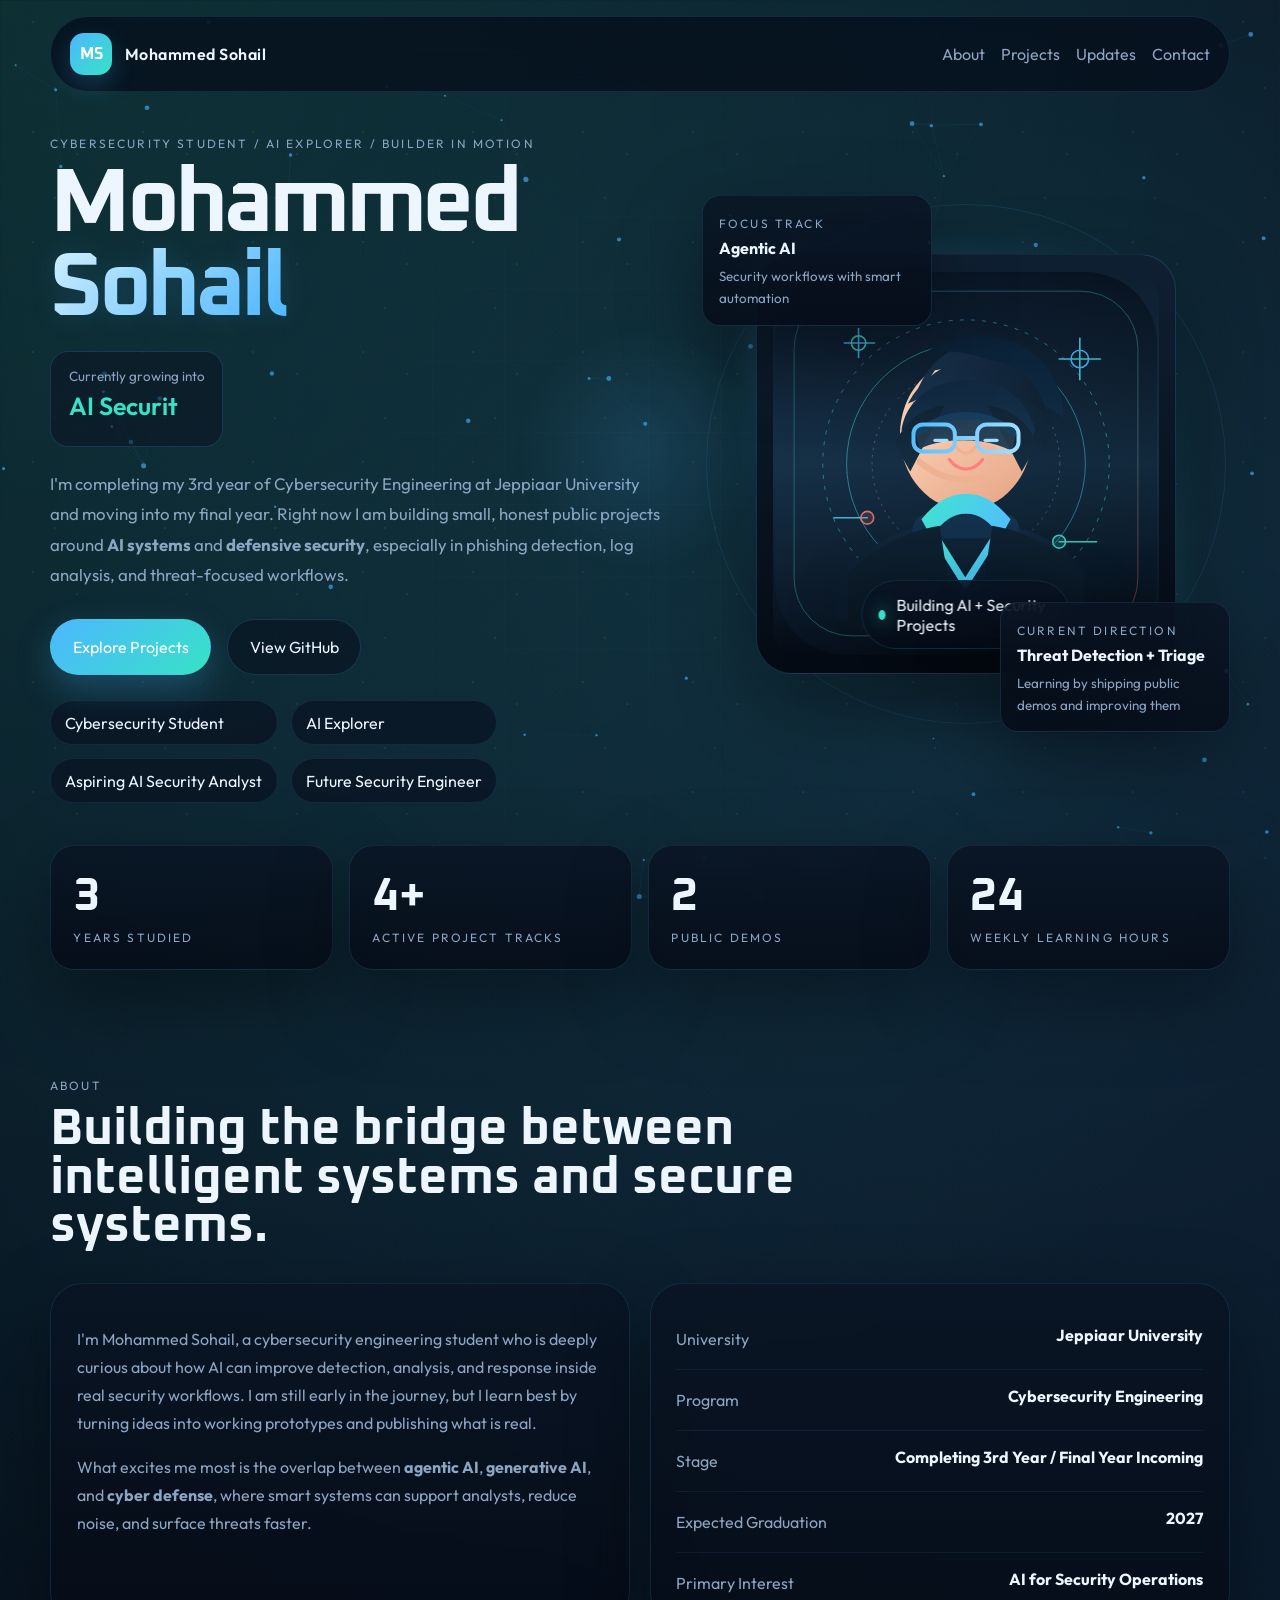
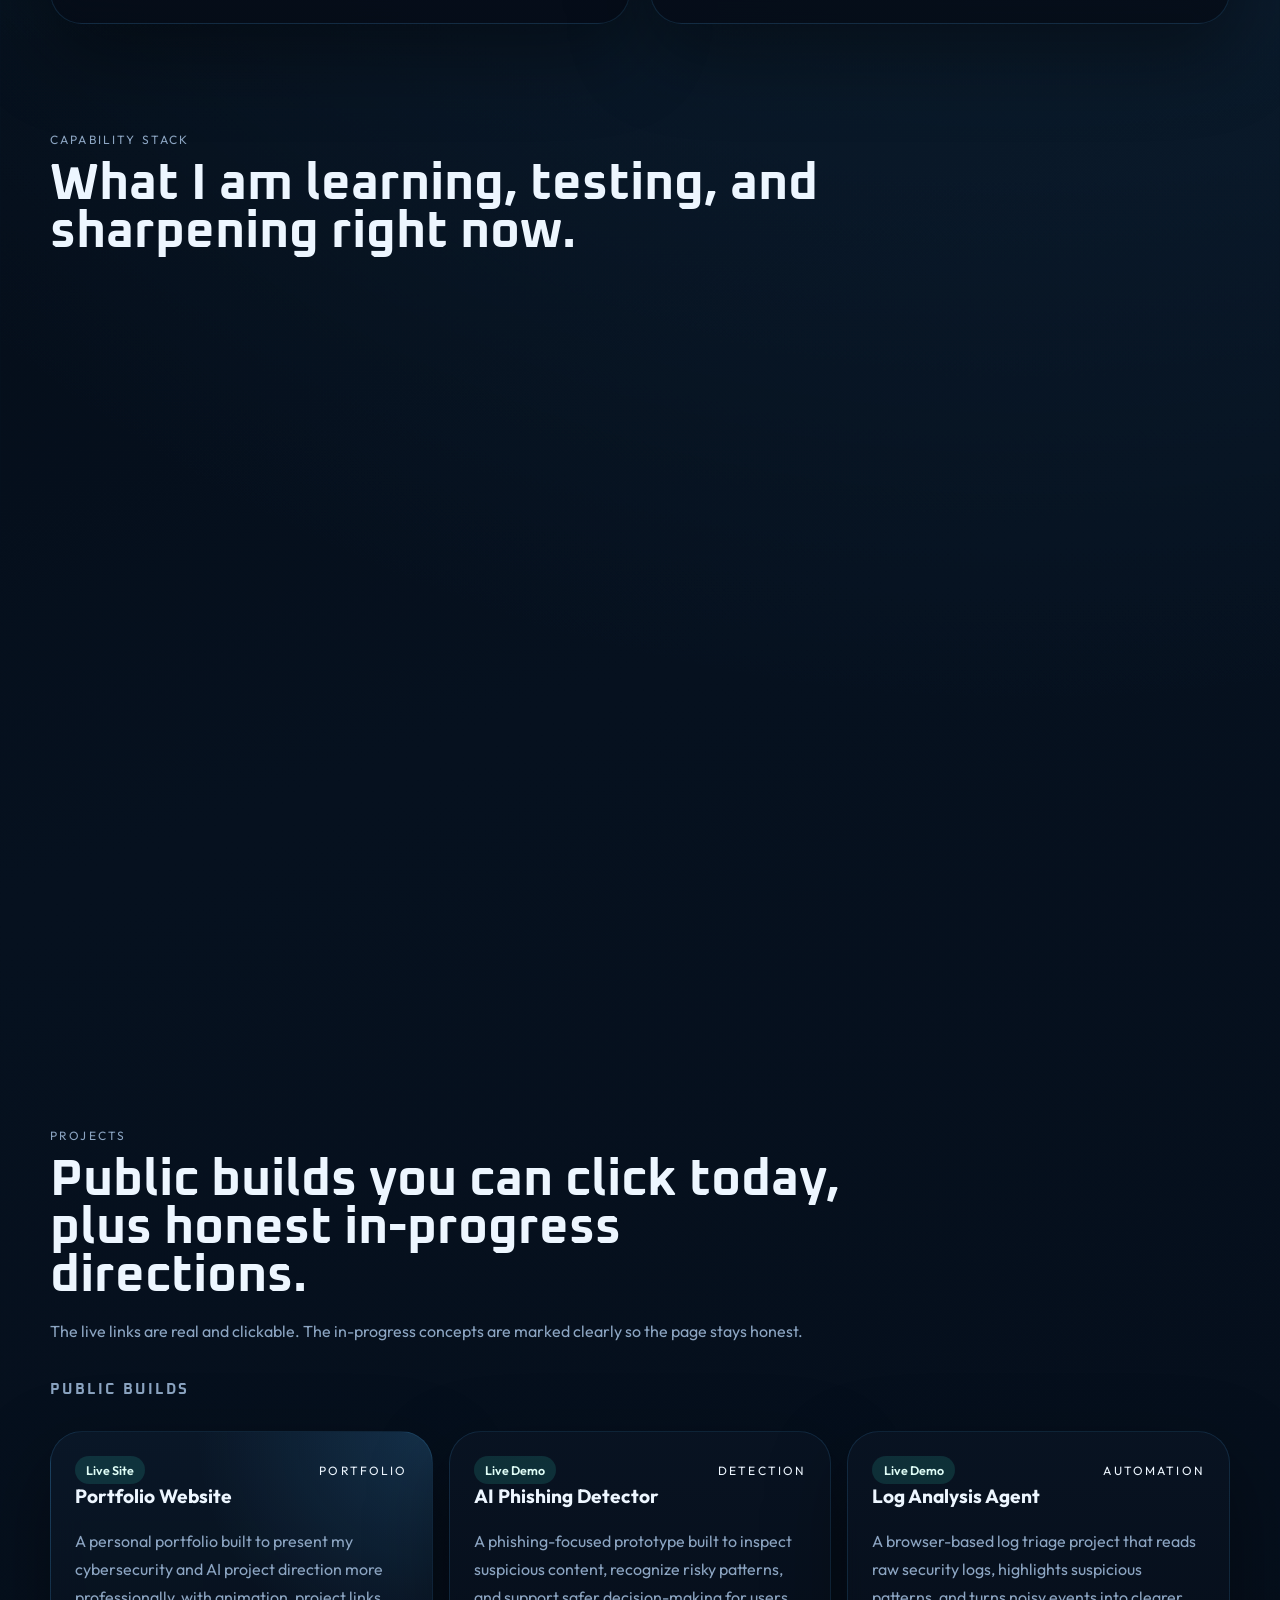
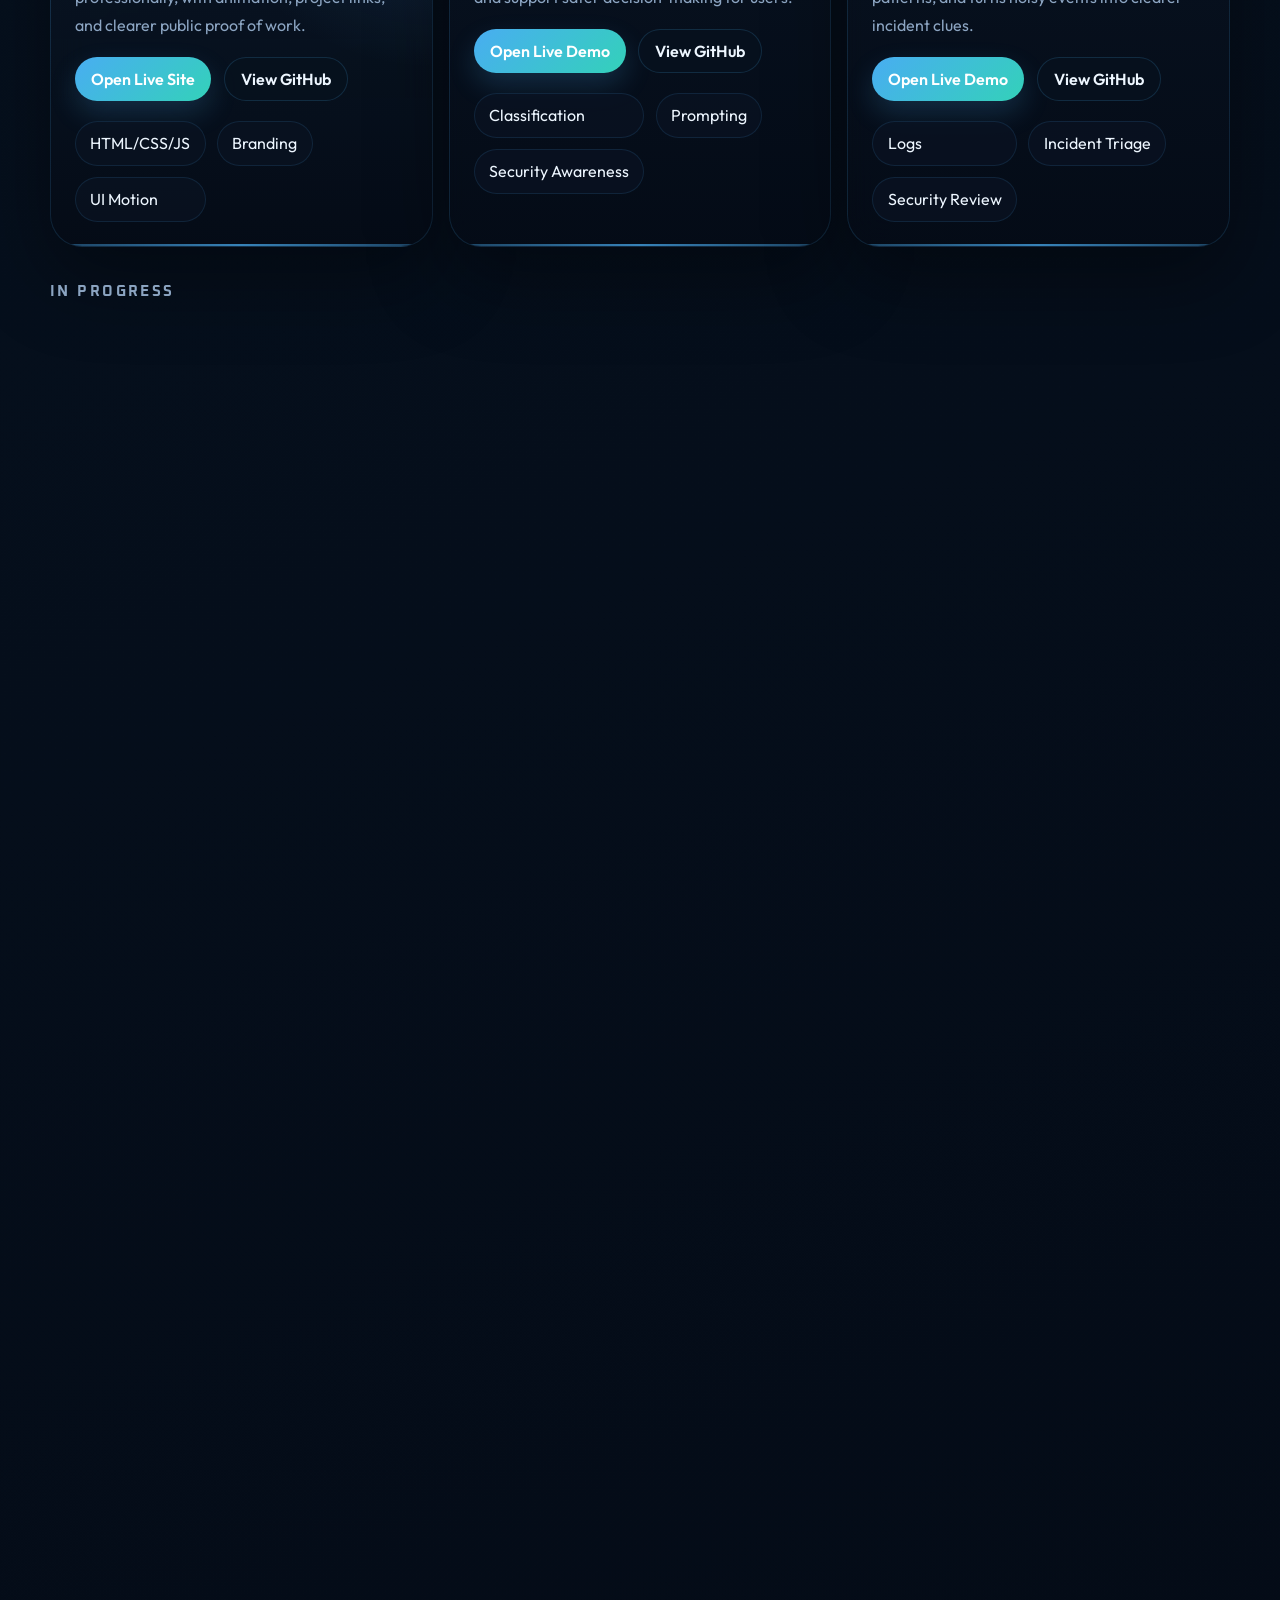
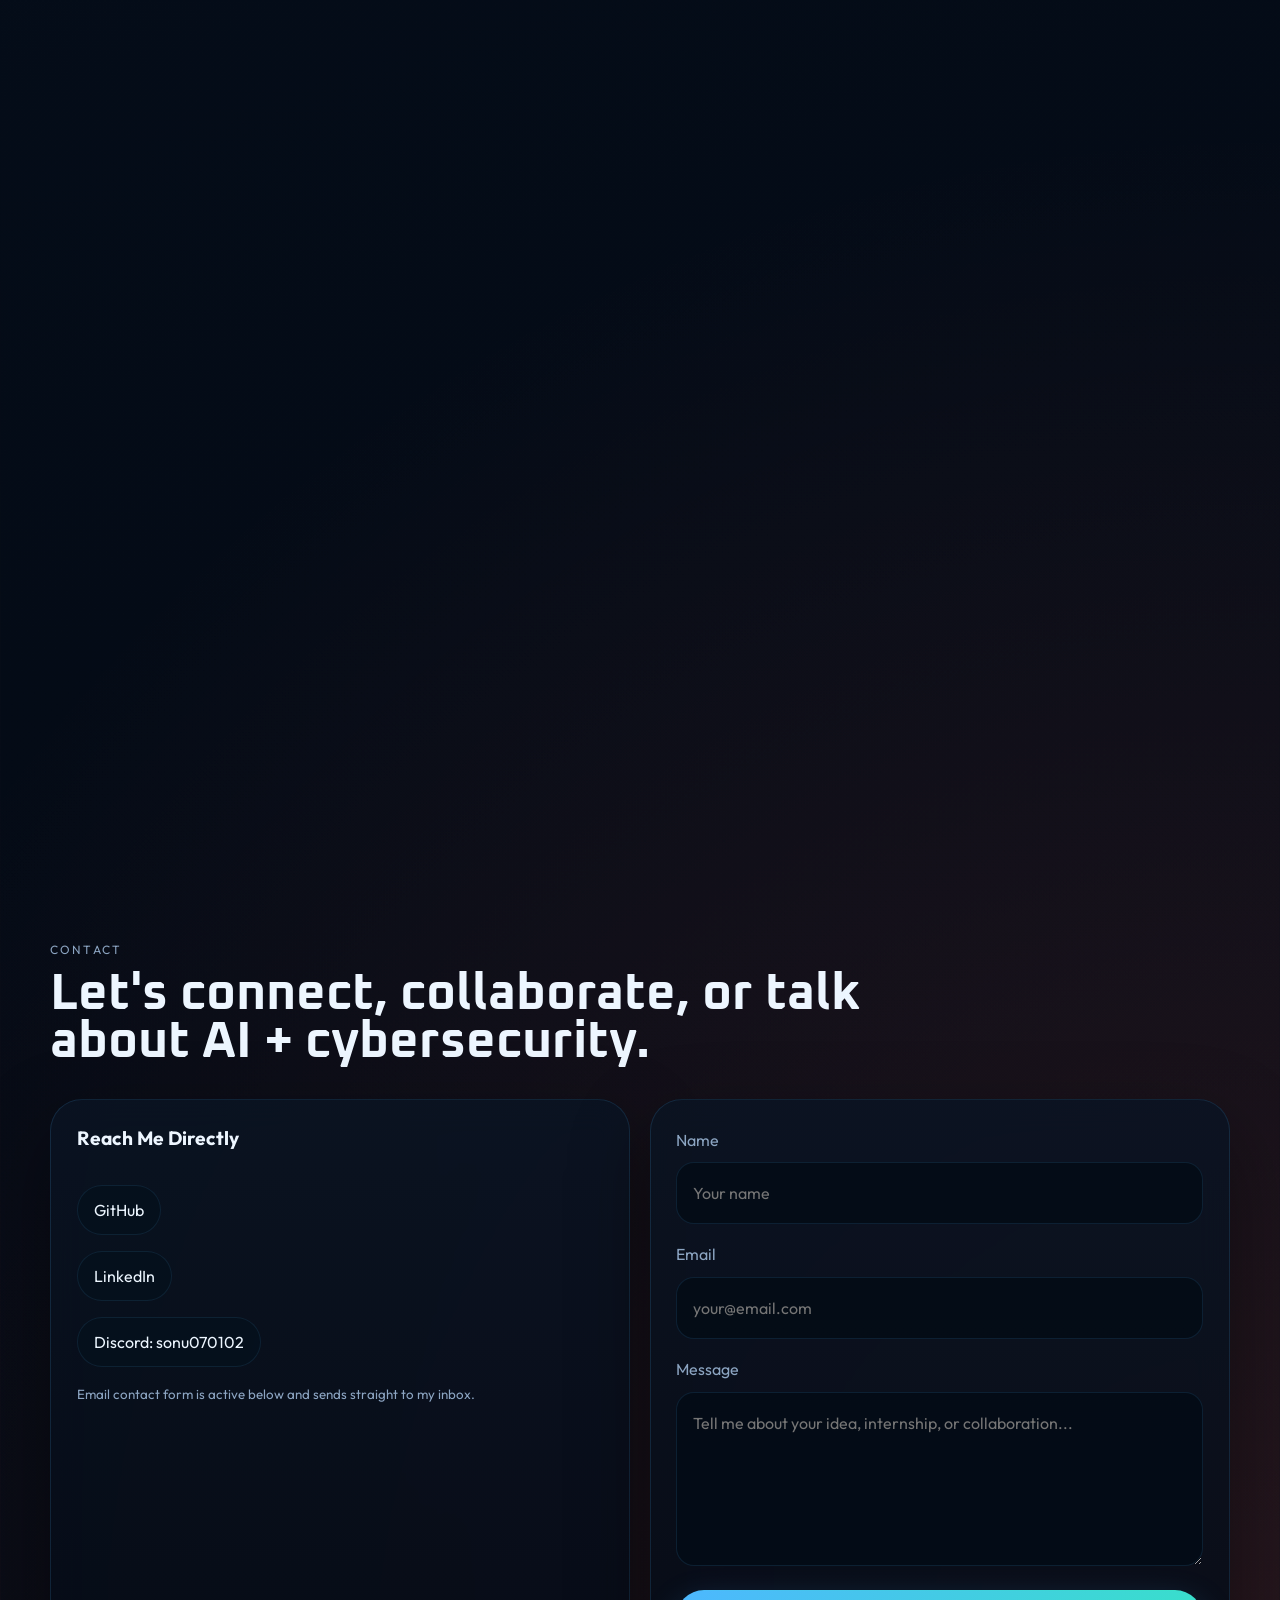
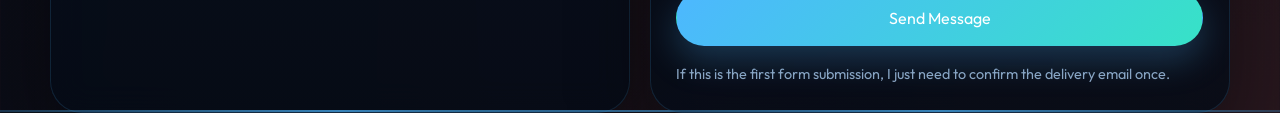
<file: index.html>
<!DOCTYPE html>
<html lang="en">
  <head>
    <meta charset="UTF-8" />
    <meta name="viewport" content="width=device-width, initial-scale=1.0" />
    <title>Mohammed Sohail | AI x Cybersecurity Portfolio</title>
    <meta
      name="description"
      content="Portfolio of Mohammed Sohail, a cybersecurity engineering student at Jeppiaar University entering final year and building AI-assisted security projects."
    />
    <meta
      name="keywords"
      content="Mohammed Sohail, cybersecurity, AI, agentic AI, generative AI, portfolio, Jeppiaar University"
    />
    <meta name="theme-color" content="#06111f" />
    <meta property="og:title" content="Mohammed Sohail | AI x Cybersecurity Portfolio" />
    <meta
      property="og:description"
      content="Cybersecurity student building practical AI-assisted security projects in phishing detection, log analysis, and threat workflows."
    />
    <meta property="og:type" content="website" />
    <meta property="og:image" content="assets/anime-avatar.svg" />
    <link rel="preconnect" href="https://fonts.googleapis.com" />
    <link rel="preconnect" href="https://fonts.gstatic.com" crossorigin />
    <link
      href="https://fonts.googleapis.com/css2?family=Outfit:wght@300;400;500;600;700;800&family=Oxanium:wght@400;500;600;700;800&display=swap"
      rel="stylesheet"
    />
    <link rel="icon" href="assets/anime-avatar.svg" type="image/svg+xml" />
    <link rel="stylesheet" href="styles.css" />
  </head>
  <body>
    <div class="loading-screen" aria-hidden="true">
      <div class="loading-panel">
        <span class="loading-label">BOOTING PORTFOLIO</span>
        <div class="loading-bar">
          <span class="loading-fill"></span>
        </div>
      </div>
    </div>

    <div class="cursor-glow" aria-hidden="true"></div>
    <div class="noise-layer" aria-hidden="true"></div>
    <canvas id="network-canvas" aria-hidden="true"></canvas>
    <div class="scroll-progress" aria-hidden="true"></div>

    <header class="site-header">
      <a class="brand" href="#home">
        <span class="brand-mark">MS</span>
        <span class="brand-text">Mohammed Sohail</span>
      </a>
      <nav class="nav">
        <a href="#about">About</a>
        <a href="#projects">Projects</a>
        <a href="#updates">Updates</a>
        <a href="#contact">Contact</a>
      </nav>
    </header>

    <main>
      <section class="hero section-shell" id="home">
        <div class="hero-copy reveal">
          <p class="eyebrow">Cybersecurity Student / AI Explorer / Builder In Motion</p>
          <h1>
            Mohammed
            <span>Sohail</span>
          </h1>
          <div class="hero-rotator">
            <span class="rotator-label">Currently growing into</span>
            <span class="rotator-text" id="rotating-role">AI Security Analyst</span>
          </div>
          <p class="hero-description">
            I'm completing my 3rd year of Cybersecurity Engineering at Jeppiaar University and moving into my final year.
            Right now I am building small, honest public projects around
            <strong>AI systems</strong> and <strong>defensive security</strong>, especially in phishing detection,
            log analysis, and threat-focused workflows.
          </p>
          <div class="hero-actions">
            <a class="button primary magnetic" href="#projects">Explore Projects</a>
            <a class="button secondary magnetic" href="https://github.com/Sonu0070" target="_blank" rel="noreferrer">
              View GitHub
            </a>
          </div>
          <div class="hero-tags">
            <span>Cybersecurity Student</span>
            <span>AI Explorer</span>
            <span>Aspiring AI Security Analyst</span>
            <span>Future Security Engineer</span>
          </div>
        </div>

        <div class="hero-visual reveal" data-depth="18">
          <div class="hero-orbit orbit-one"></div>
          <div class="hero-orbit orbit-two"></div>
          <div class="hero-orbit orbit-three"></div>
          <div class="avatar-card">
            <div class="scan-line"></div>
            <img src="assets/anime-avatar.svg" alt="Anime-inspired portrait for Mohammed Sohail" />
            <div class="status-pill">
              <span class="status-dot"></span>
              Building AI + Security Projects
            </div>
          </div>
          <div class="floating-panel top-left">
            <span class="panel-label">Focus Track</span>
            <strong>Agentic AI</strong>
            <small>Security workflows with smart automation</small>
          </div>
          <div class="floating-panel bottom-right">
            <span class="panel-label">Current Direction</span>
            <strong>Threat Detection + Triage</strong>
            <small>Learning by shipping public demos and improving them</small>
          </div>
        </div>
      </section>

      <section class="metrics section-shell reveal">
        <article class="metric-card">
          <span class="metric-value" data-counter="3">3</span>
          <span class="metric-label">Years Studied</span>
        </article>
        <article class="metric-card">
          <span class="metric-value" data-counter="4" data-suffix="+">4+</span>
          <span class="metric-label">Active Project Tracks</span>
        </article>
        <article class="metric-card">
          <span class="metric-value" data-counter="2">2</span>
          <span class="metric-label">Public Demos</span>
        </article>
        <article class="metric-card">
          <span class="metric-value" data-counter="24">24</span>
          <span class="metric-label">Weekly Learning Hours</span>
        </article>
      </section>

      <section class="about section-shell" id="about">
        <div class="section-heading reveal">
          <span class="section-kicker">About</span>
          <h2>Building the bridge between intelligent systems and secure systems.</h2>
        </div>
        <div class="about-grid">
          <article class="story-card reveal">
            <p>
              I'm Mohammed Sohail, a cybersecurity engineering student who is deeply curious about how AI can improve
              detection, analysis, and response inside real security workflows. I am still early in the journey, but I
              learn best by turning ideas into working prototypes and publishing what is real.
            </p>
            <p>
              What excites me most is the overlap between <strong>agentic AI</strong>, <strong>generative AI</strong>,
              and <strong>cyber defense</strong>, where smart systems can support analysts, reduce noise, and surface
              threats faster.
            </p>
          </article>

          <article class="profile-card reveal">
            <div class="profile-row">
              <span>University</span>
              <strong>Jeppiaar University</strong>
            </div>
            <div class="profile-row">
              <span>Program</span>
              <strong>Cybersecurity Engineering</strong>
            </div>
            <div class="profile-row">
              <span>Stage</span>
              <strong>Completing 3rd Year / Final Year Incoming</strong>
            </div>
            <div class="profile-row">
              <span>Expected Graduation</span>
              <strong>2027</strong>
            </div>
            <div class="profile-row">
              <span>Primary Interest</span>
              <strong>AI for Security Operations</strong>
            </div>
          </article>
        </div>
      </section>

      <section class="focus section-shell">
        <div class="section-heading reveal">
          <span class="section-kicker">Capability Stack</span>
          <h2>What I am learning, testing, and sharpening right now.</h2>
        </div>
        <div class="focus-grid">
          <article class="focus-card reveal">
            <h3>AI Threat Analysis</h3>
            <p>
              Using AI-driven logic to classify suspicious behavior, summarize threat signals, and reduce manual review.
            </p>
          </article>
          <article class="focus-card reveal">
            <h3>Phishing Detection</h3>
            <p>
              Exploring patterns in URLs, messages, and intent to flag phishing attempts earlier and more accurately.
            </p>
          </article>
          <article class="focus-card reveal">
            <h3>Log Analysis Workflows</h3>
            <p>
              Building lightweight tools that inspect logs, spot anomalies, and convert raw events into useful signals.
            </p>
          </article>
          <article class="focus-card reveal">
            <h3>LLM Security</h3>
            <p>
              Studying prompt injection, safer prompting patterns, and how AI systems can be designed more defensively.
            </p>
          </article>
        </div>
      </section>

      <section class="section-shell" id="updates">
        <div class="section-heading reveal">
          <span class="section-kicker">Currently Learning</span>
          <h2>What I am actively working on this week, not just what sounds good on a profile.</h2>
        </div>
        <div class="update-grid">
          <article class="update-card reveal">
            <h3>This Week</h3>
            <p>
              Tightening project links, fixing recruiter-facing details, and turning ideas into public demos that people
              can actually click and test.
            </p>
          </article>
          <article class="update-card reveal">
            <h3>Current Learning</h3>
            <p>
              Prompt injection risks, log normalization, suspicious event grouping, and better ways to present security
              findings clearly.
            </p>
          </article>
          <article class="update-card reveal">
            <h3>Build Mode</h3>
            <p>
              Ship small, publish early, learn from feedback, and improve each project until it feels more practical and
              more professional.
            </p>
          </article>
        </div>
      </section>

      <section class="projects section-shell" id="projects">
        <div class="section-heading reveal">
          <span class="section-kicker">Projects</span>
          <h2>Public builds you can click today, plus honest in-progress directions.</h2>
          <p class="section-note">
            The live links are real and clickable. The in-progress concepts are marked clearly so the page stays honest.
          </p>
        </div>

        <h3 class="project-phase-heading reveal">Public Builds</h3>
        <div class="project-grid">
          <article class="project-card featured reveal tilt-card">
            <div class="project-topline">
              <span class="project-status live">Live Site</span>
              <span class="project-type">Portfolio</span>
            </div>
            <h3>Portfolio Website</h3>
            <p>
              A personal portfolio built to present my cybersecurity and AI project direction more professionally, with
              animation, project links, and clearer public proof of work.
            </p>
            <div class="project-links">
              <a class="project-link" href="https://sonu0070.github.io/mohammed-sohail-portfolio/" target="_blank" rel="noreferrer">
                Open Live Site
              </a>
              <a class="project-link secondary" href="https://github.com/Sonu0070/mohammed-sohail-portfolio" target="_blank" rel="noreferrer">
                View GitHub
              </a>
            </div>
            <div class="project-stack">
              <span>HTML/CSS/JS</span>
              <span>Branding</span>
              <span>UI Motion</span>
            </div>
          </article>

          <article class="project-card reveal tilt-card">
            <div class="project-topline">
              <span class="project-status live">Live Demo</span>
              <span class="project-type">Detection</span>
            </div>
            <h3>AI Phishing Detector</h3>
            <p>
              A phishing-focused prototype built to inspect suspicious content, recognize risky patterns, and support
              safer decision-making for users.
            </p>
            <div class="project-links">
              <a class="project-link" href="https://sonu0070.github.io/ai-phishing-detector/" target="_blank" rel="noreferrer">
                Open Live Demo
              </a>
              <a class="project-link secondary" href="https://github.com/Sonu0070/ai-phishing-detector" target="_blank" rel="noreferrer">
                View GitHub
              </a>
            </div>
            <div class="project-stack">
              <span>Classification</span>
              <span>Prompting</span>
              <span>Security Awareness</span>
            </div>
          </article>

          <article class="project-card reveal tilt-card">
            <div class="project-topline">
              <span class="project-status live">Live Demo</span>
              <span class="project-type">Automation</span>
            </div>
            <h3>Log Analysis Agent</h3>
            <p>
              A browser-based log triage project that reads raw security logs, highlights suspicious patterns, and turns
              noisy events into clearer incident clues.
            </p>
            <div class="project-links">
              <a class="project-link" href="https://sonu0070.github.io/log-analysis-agent/" target="_blank" rel="noreferrer">
                Open Live Demo
              </a>
              <a class="project-link secondary" href="https://github.com/Sonu0070/log-analysis-agent" target="_blank" rel="noreferrer">
                View GitHub
              </a>
            </div>
            <div class="project-stack">
              <span>Logs</span>
              <span>Incident Triage</span>
              <span>Security Review</span>
            </div>
          </article>
        </div>

        <h3 class="project-phase-heading reveal">In Progress</h3>
        <div class="project-grid">
          <article class="project-card reveal tilt-card">
            <div class="project-topline">
              <span class="project-status progress">In Progress</span>
              <span class="project-type">AI x Cybersecurity</span>
            </div>
            <h3>SecurAI</h3>
            <p>
              An AI threat analyzer concept focused on turning noisy security activity into clearer threat summaries,
              faster triage, and more actionable insights.
            </p>
            <p class="project-note">Next step: turn the concept into a public repo with a first working threat parser.</p>
            <div class="project-stack">
              <span>Threat Analysis</span>
              <span>LLM Reasoning</span>
              <span>Security Signals</span>
            </div>
          </article>

          <article class="project-card reveal tilt-card">
            <div class="project-topline">
              <span class="project-status progress">In Progress</span>
              <span class="project-type">Exploration</span>
            </div>
            <h3>SOC Copilot Lite</h3>
            <p>
              A learning project I want to evolve into a small assistant for summarizing alerts, correlating signals,
              and suggesting next investigation steps.
            </p>
            <p class="project-note">Next step: build alert summarization and analyst notes output.</p>
            <div class="project-stack">
              <span>SOC Workflows</span>
              <span>Analyst Support</span>
              <span>Next Build</span>
            </div>
          </article>

          <article class="project-card reveal tilt-card">
            <div class="project-topline">
              <span class="project-status progress">In Progress</span>
              <span class="project-type">Research Build</span>
            </div>
            <h3>Prompt Injection Sandbox</h3>
            <p>
              An experimental space for understanding how LLM prompts can be manipulated, then mapping those risks to
              safer AI system design.
            </p>
            <p class="project-note">Next step: create test cases and document safe prompting patterns.</p>
            <div class="project-stack">
              <span>LLM Security</span>
              <span>Red Teaming</span>
              <span>Testing</span>
            </div>
          </article>

          <article class="project-card reveal tilt-card">
            <div class="project-topline">
              <span class="project-status progress">In Progress</span>
              <span class="project-type">Visualization</span>
            </div>
            <h3>Threat Surface Visualizer</h3>
            <p>
              A concept for mapping attack paths and risk zones in a clearer visual way, helping students and teams
              understand exposure faster.
            </p>
            <p class="project-note">Next step: design a first visual model for systems, trust zones, and attack paths.</p>
            <div class="project-stack">
              <span>Visual Thinking</span>
              <span>Risk Mapping</span>
              <span>Security Design</span>
            </div>
          </article>
        </div>
      </section>

      <section class="section-shell">
        <div class="section-heading reveal">
          <span class="section-kicker">Learning Notes</span>
          <h2>Small monthly notes that show what I am actually learning over time.</h2>
        </div>
        <div class="notes-grid">
          <article class="note-card reveal">
            <span class="note-date">May 2026</span>
            <h3>Publishing real demos matters</h3>
            <p>
              I moved from project descriptions into public demos for phishing detection and log analysis so recruiters
              can click and see real work instead of only reading summaries.
            </p>
          </article>
          <article class="note-card reveal">
            <span class="note-date">April 2026</span>
            <h3>Logs tell better stories when grouped well</h3>
            <p>
              I have been learning how authentication failures, suspicious downloads, and outbound connections become
              much easier to triage when logs are summarized into incident clues.
            </p>
          </article>
          <article class="note-card reveal">
            <span class="note-date">March 2026</span>
            <h3>AI security is not only model output</h3>
            <p>
              Prompt injection, safe prompting, and workflow design all matter. I want my future projects to reflect
              both AI capability and security thinking.
            </p>
          </article>
        </div>
      </section>

      <section class="lab section-shell" id="lab">
        <div class="section-heading reveal">
          <span class="section-kicker">Growth Lab</span>
          <h2>The path I am actively growing into.</h2>
        </div>
        <div class="lab-grid">
          <article class="timeline-card reveal">
            <div class="timeline-item">
              <span class="timeline-dot"></span>
              <div>
                <strong>Cybersecurity Foundation</strong>
                <p>Building stronger understanding around detection, analysis, workflow thinking, and secure design.</p>
              </div>
            </div>
            <div class="timeline-item">
              <span class="timeline-dot"></span>
              <div>
                <strong>Public Project Discipline</strong>
                <p>Turning ideas into demos, repos, and cleaner documentation that show progress more honestly.</p>
              </div>
            </div>
            <div class="timeline-item">
              <span class="timeline-dot"></span>
              <div>
                <strong>AI Security Direction</strong>
                <p>Moving from student exploration into stronger tools for phishing detection, log review, and threat support.</p>
              </div>
            </div>
          </article>

          <article class="terminal-card reveal">
            <div class="terminal-header">
              <span></span>
              <span></span>
              <span></span>
            </div>
            <div class="terminal-body">
              <p><span class="terminal-label">$ identity</span> Mohammed Sohail</p>
              <p><span class="terminal-label">$ stage</span> 3rd year complete, final year incoming</p>
              <p><span class="terminal-label">$ mission</span> Build secure, intelligent systems that actually help people.</p>
              <p><span class="terminal-label">$ next</span> Threat analysis, agent workflows, LLM security, security engineering.</p>
            </div>
          </article>
        </div>
      </section>

      <section class="contact section-shell" id="contact">
        <div class="section-heading reveal">
          <span class="section-kicker">Contact</span>
          <h2>Let's connect, collaborate, or talk about AI + cybersecurity.</h2>
        </div>
        <div class="contact-grid">
          <article class="contact-card reveal">
            <h3>Reach Me Directly</h3>
            <a href="https://github.com/Sonu0070" target="_blank" rel="noreferrer">GitHub</a>
            <a
              href="https://www.linkedin.com/in/mohammed-sohail-65013928b?utm_source=share_via&utm_content=profile&utm_medium=member_android"
              target="_blank"
              rel="noreferrer"
            >
              LinkedIn
            </a>
            <button class="contact-copy" id="copy-discord-inline" type="button">Discord: sonu070102</button>
            <small>Email contact form is active below and sends straight to my inbox.</small>
          </article>

          <form
            class="contact-form reveal"
            action="https://formsubmit.co/soahilsonu9849@gmail.com"
            method="POST"
          >
            <input type="hidden" name="_subject" value="New portfolio message for Mohammed Sohail" />
            <input type="hidden" name="_template" value="table" />
            <input type="hidden" name="_next" id="form-next-url" value="https://sonu0070.github.io/mohammed-sohail-portfolio/success.html" />
            <input type="hidden" name="_url" id="form-page-url" value="https://sonu0070.github.io/mohammed-sohail-portfolio/" />
            <p class="hidden-field">
              <label>
                Do not fill this out if you are human:
                <input name="_honey" />
              </label>
            </p>
            <label>
              Name
              <input type="text" name="name" placeholder="Your name" required />
            </label>
            <label>
              Email
              <input type="email" name="email" placeholder="your@email.com" required />
            </label>
            <label>
              Message
              <textarea
                name="message"
                rows="5"
                placeholder="Tell me about your idea, internship, or collaboration..."
                required
              ></textarea>
            </label>
            <button class="button primary" type="submit">Send Message</button>
            <p class="form-note">If this is the first form submission, I just need to confirm the delivery email once.</p>
          </form>
        </div>
      </section>
    </main>

    <script src="script.js"></script>
  </body>
</html>
</file>
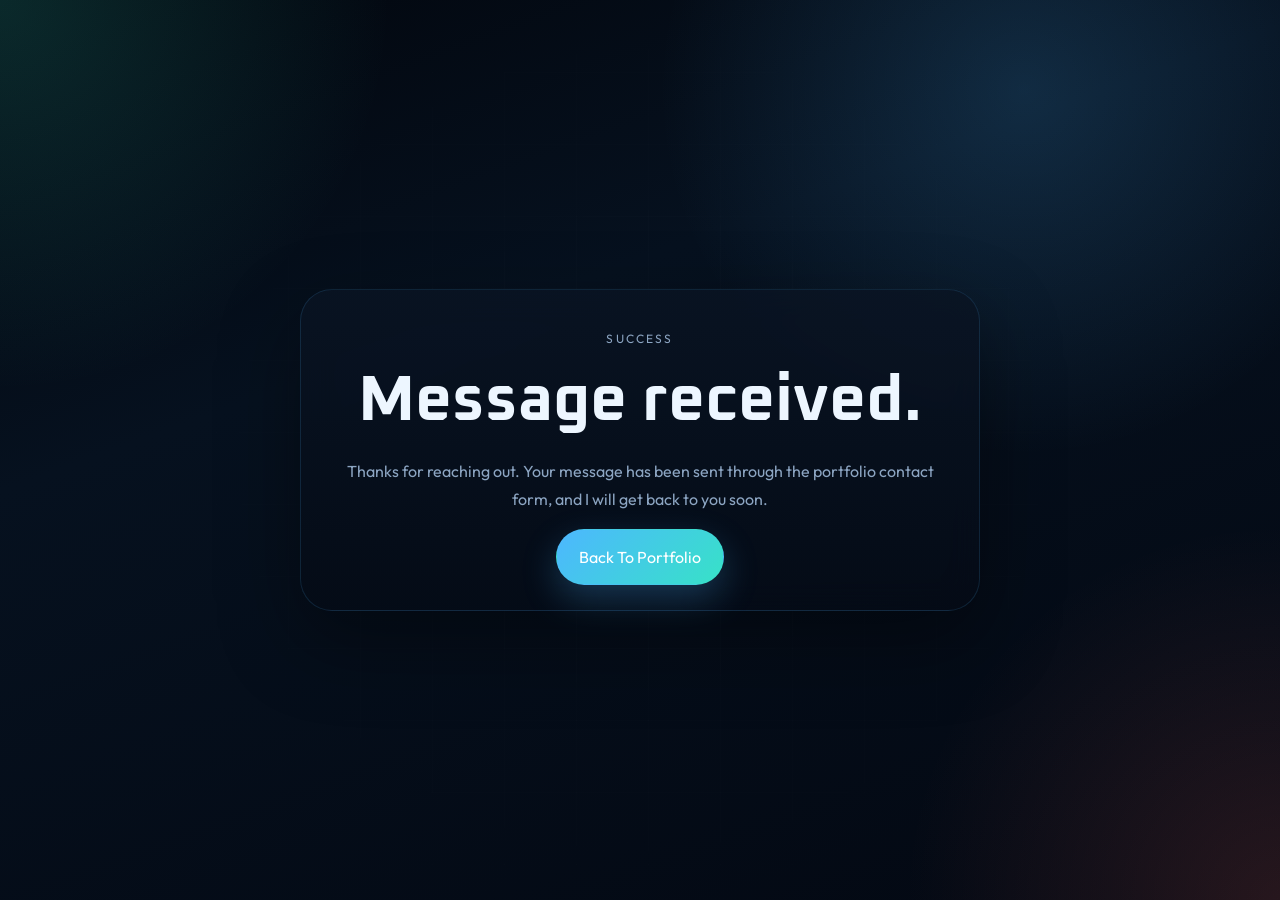
<file: success.html>
<!DOCTYPE html>
<html lang="en">
  <head>
    <meta charset="UTF-8" />
    <meta name="viewport" content="width=device-width, initial-scale=1.0" />
    <title>Message Sent | Mohammed Sohail</title>
    <link rel="preconnect" href="https://fonts.googleapis.com" />
    <link rel="preconnect" href="https://fonts.gstatic.com" crossorigin />
    <link
      href="https://fonts.googleapis.com/css2?family=Outfit:wght@300;400;500;600;700;800&family=Oxanium:wght@400;500;600;700;800&display=swap"
      rel="stylesheet"
    />
    <link rel="stylesheet" href="styles.css" />
  </head>
  <body>
    <main class="section-shell" style="min-height: 100vh; display: grid; place-items: center;">
      <section class="story-card" style="max-width: 680px; text-align: center;">
        <p class="section-kicker">Success</p>
        <h1 style="font-family: 'Oxanium', sans-serif; font-size: clamp(2.5rem, 6vw, 4rem); margin: 0.3rem 0 1rem;">
          Message received.
        </h1>
        <p>
          Thanks for reaching out. Your message has been sent through the portfolio contact form, and I will get back to
          you soon.
        </p>
        <a class="button primary" href="./">Back To Portfolio</a>
      </section>
    </main>
  </body>
</html>
</file>
<file: styles.css>
:root {
  --bg: #040b14;
  --bg-soft: #081523;
  --panel: rgba(7, 19, 32, 0.75);
  --panel-strong: rgba(10, 24, 40, 0.92);
  --line: rgba(98, 173, 255, 0.18);
  --line-strong: rgba(98, 173, 255, 0.34);
  --text: #edf6ff;
  --muted: #8ca5c2;
  --blue: #4db7ff;
  --teal: #37e2c7;
  --red: #ff6f61;
  --gold: #f5be62;
  --shadow: 0 30px 80px rgba(0, 0, 0, 0.38);
  --radius-xl: 32px;
  --radius-lg: 24px;
  --radius-md: 18px;
  --max-width: 1180px;
}

* {
  box-sizing: border-box;
}

html {
  scroll-behavior: smooth;
}

body {
  margin: 0;
  font-family: "Outfit", sans-serif;
  color: var(--text);
  background:
    radial-gradient(circle at top left, rgba(55, 226, 199, 0.16), transparent 25%),
    radial-gradient(circle at 80% 10%, rgba(77, 183, 255, 0.16), transparent 28%),
    radial-gradient(circle at bottom right, rgba(255, 111, 97, 0.14), transparent 24%),
    linear-gradient(160deg, #02060d 0%, #06111f 36%, #030812 100%);
  min-height: 100vh;
  overflow-x: hidden;
}

body::before {
  content: "";
  position: fixed;
  inset: 0;
  background-image:
    linear-gradient(rgba(255, 255, 255, 0.015) 1px, transparent 1px),
    linear-gradient(90deg, rgba(255, 255, 255, 0.015) 1px, transparent 1px);
  background-size: 72px 72px;
  mask-image: radial-gradient(circle at center, black, transparent 82%);
  pointer-events: none;
  z-index: -2;
}

img {
  display: block;
  max-width: 100%;
}

a {
  color: inherit;
  text-decoration: none;
}

button,
input,
textarea {
  font: inherit;
}

#network-canvas,
.noise-layer,
.cursor-glow {
  position: fixed;
  inset: 0;
  pointer-events: none;
}

#network-canvas {
  z-index: -3;
  opacity: 0.8;
}

.noise-layer {
  z-index: -1;
  opacity: 0.06;
  background-image:
    radial-gradient(circle at 30% 20%, white 0.8px, transparent 1px),
    radial-gradient(circle at 70% 40%, white 0.7px, transparent 1px),
    radial-gradient(circle at 50% 80%, white 0.9px, transparent 1px);
  background-size: 110px 110px;
}

.cursor-glow {
  z-index: 8;
  background: radial-gradient(circle at var(--x, 50%) var(--y, 50%), rgba(77, 183, 255, 0.12), transparent 16%);
}

.scroll-progress {
  position: fixed;
  top: 0;
  left: 0;
  width: var(--scroll-width, 0%);
  height: 3px;
  background: linear-gradient(90deg, var(--teal), var(--blue), var(--red));
  z-index: 30;
}

.loading-screen {
  position: fixed;
  inset: 0;
  display: grid;
  place-items: center;
  background: rgba(1, 7, 14, 0.98);
  z-index: 100;
  transition: opacity 0.8s ease, visibility 0.8s ease;
}

.loading-screen.is-hidden {
  opacity: 0;
  visibility: hidden;
}

.loading-panel {
  width: min(420px, calc(100vw - 3rem));
  padding: 2rem;
  border-radius: 28px;
  border: 1px solid rgba(77, 183, 255, 0.18);
  background: linear-gradient(180deg, rgba(9, 22, 36, 0.95), rgba(4, 10, 20, 0.95));
  box-shadow: var(--shadow);
}

.loading-label {
  display: inline-block;
  margin-bottom: 1rem;
  color: var(--muted);
  font-size: 0.78rem;
  letter-spacing: 0.24em;
}

.loading-bar {
  position: relative;
  height: 10px;
  border-radius: 999px;
  background: rgba(255, 255, 255, 0.08);
  overflow: hidden;
}

.loading-fill {
  display: block;
  height: 100%;
  width: 100%;
  transform-origin: left;
  animation: loading-fill 2s ease forwards;
  background: linear-gradient(90deg, var(--teal), var(--blue), var(--red));
}

@keyframes loading-fill {
  from {
    transform: scaleX(0);
  }
  to {
    transform: scaleX(1);
  }
}

.site-header {
  position: sticky;
  top: 0;
  z-index: 20;
  display: flex;
  justify-content: space-between;
  align-items: center;
  gap: 1.5rem;
  width: min(var(--max-width), calc(100vw - 2rem));
  margin: 1rem auto 0;
  padding: 1rem 1.2rem;
  border: 1px solid rgba(108, 183, 255, 0.14);
  border-radius: 999px;
  background: rgba(6, 15, 27, 0.78);
  backdrop-filter: blur(20px);
}

.brand {
  display: inline-flex;
  align-items: center;
  gap: 0.8rem;
}

.brand-mark {
  display: grid;
  place-items: center;
  width: 42px;
  height: 42px;
  border-radius: 14px;
  color: white;
  font-family: "Oxanium", sans-serif;
  font-weight: 700;
  background: linear-gradient(135deg, var(--blue), var(--teal));
  box-shadow: 0 10px 25px rgba(77, 183, 255, 0.22);
}

.brand-text {
  font-weight: 600;
  letter-spacing: 0.03em;
}

.nav {
  display: flex;
  flex-wrap: wrap;
  justify-content: center;
  gap: 1rem;
}

.nav a {
  color: var(--muted);
  transition: color 0.25s ease;
}

.nav a:hover {
  color: var(--text);
}

.section-shell {
  width: min(var(--max-width), calc(100vw - 2rem));
  margin: 0 auto;
}

.hero {
  display: grid;
  grid-template-columns: 1.08fr 0.92fr;
  align-items: center;
  gap: 2rem;
  min-height: calc(90vh - 92px);
  padding: 2rem 0 2rem;
}

.eyebrow,
.section-kicker,
.panel-label,
.metric-label,
.project-type {
  text-transform: uppercase;
  letter-spacing: 0.18em;
  font-size: 0.75rem;
}

.eyebrow,
.section-kicker,
.panel-label,
.metric-label {
  color: var(--muted);
}

.hero h1,
.section-heading h2 {
  margin: 0;
  font-family: "Oxanium", sans-serif;
  line-height: 0.94;
}

.hero h1 {
  font-size: clamp(3.8rem, 7vw, 7.4rem);
  letter-spacing: -0.05em;
}

.hero h1 span {
  display: block;
  color: transparent;
  background: linear-gradient(135deg, #d8f3ff 0%, #4db7ff 45%, #37e2c7 100%);
  -webkit-background-clip: text;
  background-clip: text;
  text-shadow: 0 0 28px rgba(77, 183, 255, 0.16);
}

.hero-rotator {
  display: inline-flex;
  flex-direction: column;
  gap: 0.4rem;
  margin-top: 1.2rem;
  padding: 1rem 1.1rem;
  border-radius: var(--radius-md);
  border: 1px solid rgba(77, 183, 255, 0.18);
  background: rgba(10, 20, 35, 0.56);
}

.rotator-label {
  color: var(--muted);
  font-size: 0.84rem;
}

.rotator-text {
  min-height: 1.6em;
  font-size: clamp(1.2rem, 2vw, 1.55rem);
  font-weight: 600;
  color: var(--teal);
}

.hero-description {
  max-width: 620px;
  margin: 1.4rem 0 0;
  color: var(--muted);
  font-size: 1.05rem;
  line-height: 1.8;
}

.hero-actions,
.hero-tags,
.project-stack,
.focus-grid,
.project-grid,
.metrics,
.contact-grid,
.lab-grid,
.about-grid {
  display: grid;
}

.hero-actions {
  grid-template-columns: repeat(2, max-content);
  gap: 1rem;
  margin-top: 1.8rem;
}

.button {
  position: relative;
  overflow: hidden;
  display: inline-flex;
  justify-content: center;
  align-items: center;
  gap: 0.6rem;
  min-height: 56px;
  padding: 0 1.35rem;
  border-radius: 999px;
  border: 1px solid transparent;
  cursor: pointer;
  transition: transform 0.25s ease, border-color 0.25s ease, background 0.25s ease;
}

.button::after {
  content: "";
  position: absolute;
  inset: 0;
  transform: translateX(-120%);
  background: linear-gradient(110deg, transparent 10%, rgba(255, 255, 255, 0.2) 45%, transparent 80%);
  transition: transform 0.8s ease;
}

.button:hover::after {
  transform: translateX(120%);
}

.button:hover {
  transform: translateY(-2px);
}

.button.primary {
  color: white;
  background: linear-gradient(135deg, var(--blue), var(--teal));
  box-shadow: 0 14px 35px rgba(77, 183, 255, 0.25);
}

.button.secondary {
  color: var(--text);
  border-color: rgba(77, 183, 255, 0.18);
  background: rgba(9, 19, 32, 0.64);
}

.hero-tags {
  grid-template-columns: repeat(2, minmax(0, max-content));
  gap: 0.8rem;
  margin-top: 1.6rem;
}

.hero-tags span,
.project-stack span {
  padding: 0.72rem 0.9rem;
  border-radius: 999px;
  color: var(--text);
  background: rgba(10, 19, 34, 0.74);
  border: 1px solid rgba(77, 183, 255, 0.12);
}

.hero-visual {
  position: relative;
  min-height: 640px;
  display: grid;
  place-items: center;
}

.hero-orbit {
  position: absolute;
  border-radius: 50%;
  border: 1px solid rgba(77, 183, 255, 0.12);
}

.orbit-one {
  width: 520px;
  height: 520px;
  animation: spin 20s linear infinite;
}

.orbit-two {
  width: 420px;
  height: 420px;
  border-style: dashed;
  animation: spin 15s linear infinite reverse;
}

.orbit-three {
  width: 300px;
  height: 300px;
  animation: pulse-ring 3.5s ease-in-out infinite;
}

.avatar-card {
  position: relative;
  width: min(420px, 88%);
  padding: 1.1rem;
  border-radius: 36px;
  border: 1px solid rgba(77, 183, 255, 0.18);
  background:
    linear-gradient(180deg, rgba(16, 32, 52, 0.95), rgba(4, 10, 20, 0.95)),
    rgba(6, 15, 28, 0.94);
  box-shadow: var(--shadow);
}

.avatar-card::before,
.avatar-card::after {
  content: "";
  position: absolute;
  inset: -1px;
  border-radius: inherit;
}

.avatar-card::before {
  background: linear-gradient(140deg, rgba(77, 183, 255, 0.42), transparent 45%, rgba(55, 226, 199, 0.24));
  z-index: -2;
  filter: blur(18px);
}

.avatar-card::after {
  border: 1px solid rgba(255, 255, 255, 0.05);
  z-index: -1;
}

.avatar-card img {
  width: 100%;
  aspect-ratio: 1 / 1;
  border-radius: 28px;
  object-fit: cover;
}

.scan-line {
  position: absolute;
  inset: 1rem;
  border-radius: 28px;
  background: linear-gradient(180deg, transparent, rgba(77, 183, 255, 0.16), transparent);
  mix-blend-mode: screen;
  animation: scan 5s linear infinite;
}

.status-pill,
.floating-panel,
.metric-card,
.story-card,
.profile-card,
.focus-card,
.project-card,
.timeline-card,
.terminal-card,
.contact-card,
.contact-form {
  position: relative;
  border: 1px solid rgba(77, 183, 255, 0.14);
  background: linear-gradient(180deg, rgba(10, 20, 35, 0.84), rgba(5, 11, 22, 0.84));
  backdrop-filter: blur(16px);
  box-shadow: var(--shadow);
}

.status-pill {
  position: absolute;
  bottom: 1.5rem;
  left: 50%;
  transform: translateX(-50%);
  display: inline-flex;
  align-items: center;
  gap: 0.65rem;
  padding: 0.82rem 1rem;
  border-radius: 999px;
}

.status-dot {
  width: 10px;
  height: 10px;
  border-radius: 50%;
  background: var(--teal);
  box-shadow: 0 0 20px var(--teal);
}

.floating-panel {
  width: 230px;
  padding: 1rem;
  border-radius: var(--radius-md);
}

.floating-panel strong {
  display: block;
  margin: 0.4rem 0 0.45rem;
}

.floating-panel small {
  color: var(--muted);
  line-height: 1.55;
}

.top-left {
  position: absolute;
  top: 8%;
  left: 0;
}

.bottom-right {
  position: absolute;
  right: 0;
  bottom: 8%;
}

.metrics {
  grid-template-columns: repeat(4, minmax(0, 1fr));
  gap: 1rem;
  margin-top: 0.6rem;
}

.metric-card {
  padding: 1.4rem;
  border-radius: var(--radius-lg);
}

.metric-value {
  display: block;
  font-family: "Oxanium", sans-serif;
  font-size: clamp(2rem, 3.6vw, 3.4rem);
  font-weight: 700;
}

.section-heading {
  max-width: 820px;
  padding-top: 6.5rem;
}

.section-heading h2 {
  margin-top: 0.8rem;
  font-size: clamp(2rem, 4vw, 4rem);
}

.section-note {
  margin: 1rem 0 0;
  color: var(--muted);
  line-height: 1.75;
}

.about-grid,
.lab-grid,
.contact-grid {
  grid-template-columns: repeat(2, minmax(0, 1fr));
  gap: 1.2rem;
  margin-top: 2rem;
}

.update-grid,
.notes-grid {
  display: grid;
  gap: 1rem;
  margin-top: 2rem;
}

.update-grid,
.notes-grid {
  grid-template-columns: repeat(3, minmax(0, 1fr));
}

.story-card,
.profile-card,
.focus-card,
.project-card,
.timeline-card,
.terminal-card,
.contact-card,
.contact-form,
.update-card,
.note-card {
  border-radius: var(--radius-xl);
}

.story-card,
.profile-card,
.timeline-card,
.terminal-card,
.contact-card,
.contact-form,
.update-card,
.note-card {
  padding: 1.6rem;
}

.story-card p,
.profile-row span,
.focus-card p,
.project-card p,
.update-card p,
.note-card p,
.timeline-item p,
.terminal-body p,
.contact-card a,
.contact-form label {
  color: var(--muted);
  line-height: 1.75;
}

.profile-row {
  display: flex;
  justify-content: space-between;
  gap: 1rem;
  padding: 1rem 0;
  border-bottom: 1px solid rgba(77, 183, 255, 0.08);
}

.profile-row:last-child {
  border-bottom: 0;
  padding-bottom: 0;
}

.profile-row strong {
  text-align: right;
}

.focus-grid {
  grid-template-columns: repeat(4, minmax(0, 1fr));
  gap: 1rem;
  margin-top: 2rem;
}

.focus-card {
  overflow: hidden;
  padding: 1.5rem;
}

.focus-card::before,
.project-card::before,
.update-card::before,
.note-card::before,
.contact-card::before,
.contact-form::before {
  content: "";
  position: absolute;
  inset: auto -40% 0;
  height: 2px;
  background: linear-gradient(90deg, transparent, var(--blue), transparent);
  opacity: 0.7;
}

.focus-card h3,
.project-card h3,
.update-card h3,
.note-card h3,
.contact-card h3 {
  margin-top: 0;
  font-size: 1.2rem;
}

.update-card,
.note-card {
  position: relative;
  border: 1px solid rgba(77, 183, 255, 0.14);
  background: linear-gradient(180deg, rgba(10, 20, 35, 0.84), rgba(5, 11, 22, 0.84));
  backdrop-filter: blur(16px);
  box-shadow: var(--shadow);
}

.project-grid {
  grid-template-columns: repeat(3, minmax(0, 1fr));
  gap: 1rem;
  margin-top: 2rem;
}

.project-phase-heading {
  margin: 2.2rem 0 0.4rem;
  color: var(--muted);
  font-family: "Oxanium", sans-serif;
  font-size: 0.95rem;
  letter-spacing: 0.16em;
  text-transform: uppercase;
}

.project-card {
  overflow: hidden;
  min-height: 280px;
  padding: 1.5rem;
  transition: transform 0.3s ease, border-color 0.3s ease;
  transform-style: preserve-3d;
}

.project-card:hover {
  border-color: rgba(77, 183, 255, 0.34);
}

.project-card.featured {
  background:
    radial-gradient(circle at top right, rgba(77, 183, 255, 0.16), transparent 42%),
    linear-gradient(180deg, rgba(10, 24, 40, 0.95), rgba(5, 11, 22, 0.92));
}

.project-topline {
  display: flex;
  justify-content: space-between;
  gap: 1rem;
  align-items: center;
}

.project-status {
  display: inline-flex;
  align-items: center;
  padding: 0.4rem 0.7rem;
  border-radius: 999px;
  font-size: 0.78rem;
  font-weight: 600;
}

.project-status.live {
  color: #dffdf6;
  background: rgba(55, 226, 199, 0.14);
}

.project-status.progress {
  color: #fff1dd;
  background: rgba(245, 190, 98, 0.12);
}

.project-stack {
  grid-template-columns: repeat(2, minmax(0, max-content));
  gap: 0.7rem;
  margin-top: 1.2rem;
}

.project-note {
  margin-top: 1rem;
  color: var(--muted);
  font-size: 0.95rem;
}

.project-links {
  display: flex;
  flex-wrap: wrap;
  gap: 0.8rem;
  margin-top: 1.15rem;
}

.project-link {
  display: inline-flex;
  align-items: center;
  justify-content: center;
  min-height: 44px;
  padding: 0 1rem;
  border-radius: 999px;
  color: white;
  font-weight: 600;
  background: linear-gradient(135deg, rgba(77, 183, 255, 0.94), rgba(55, 226, 199, 0.92));
  box-shadow: 0 12px 28px rgba(77, 183, 255, 0.18);
}

.project-link.secondary {
  color: var(--text);
  background: rgba(8, 18, 31, 0.72);
  border: 1px solid rgba(77, 183, 255, 0.16);
  box-shadow: none;
}

.timeline-card {
  display: grid;
  gap: 1rem;
}

.timeline-item {
  display: flex;
  gap: 1rem;
  align-items: flex-start;
}

.timeline-dot {
  position: relative;
  width: 14px;
  height: 14px;
  flex: 0 0 auto;
  margin-top: 0.4rem;
  border-radius: 50%;
  background: linear-gradient(135deg, var(--teal), var(--blue));
}

.timeline-dot::after {
  content: "";
  position: absolute;
  top: 14px;
  left: 50%;
  width: 1px;
  height: calc(100% + 36px);
  background: rgba(77, 183, 255, 0.18);
  transform: translateX(-50%);
}

.timeline-item:last-child .timeline-dot::after {
  display: none;
}

.terminal-card {
  background:
    linear-gradient(180deg, rgba(5, 12, 24, 0.96), rgba(3, 8, 18, 0.95)),
    rgba(6, 15, 28, 0.95);
}

.terminal-header {
  display: flex;
  gap: 0.5rem;
}

.terminal-header span {
  width: 12px;
  height: 12px;
  border-radius: 50%;
  background: rgba(255, 255, 255, 0.18);
}

.terminal-header span:nth-child(1) {
  background: #ff6f61;
}

.terminal-header span:nth-child(2) {
  background: #f5be62;
}

.terminal-header span:nth-child(3) {
  background: #37e2c7;
}

.terminal-body {
  margin-top: 1.25rem;
  font-family: "Oxanium", sans-serif;
}

.terminal-label {
  color: var(--teal);
}

.contact-card {
  display: flex;
  flex-direction: column;
  align-items: flex-start;
  gap: 1rem;
}

.contact-card small {
  color: var(--muted);
  line-height: 1.7;
}

.contact-card a,
.contact-copy {
  display: inline-flex;
  align-items: center;
  min-height: 50px;
  padding: 0 1rem;
  border-radius: 999px;
  color: var(--text);
  background: rgba(6, 18, 30, 0.76);
  border: 1px solid rgba(77, 183, 255, 0.1);
}

.contact-copy {
  cursor: pointer;
}

.contact-form {
  display: grid;
  gap: 1rem;
}

.form-note {
  margin: 0;
  color: var(--muted);
  font-size: 0.9rem;
  line-height: 1.7;
}

.note-date {
  display: inline-flex;
  margin-bottom: 0.8rem;
  color: var(--teal);
  font-size: 0.82rem;
  font-weight: 700;
  letter-spacing: 0.12em;
  text-transform: uppercase;
}

.contact-form input,
.contact-form textarea {
  width: 100%;
  margin-top: 0.55rem;
  padding: 1rem 1rem;
  border: 1px solid rgba(77, 183, 255, 0.12);
  border-radius: 18px;
  color: var(--text);
  background: rgba(4, 12, 23, 0.86);
  outline: none;
  transition: border-color 0.25s ease, transform 0.25s ease;
}

.contact-form input:focus,
.contact-form textarea:focus {
  border-color: rgba(77, 183, 255, 0.4);
  transform: translateY(-1px);
}

.hidden-field {
  display: none;
}

.reveal {
  opacity: 0;
  transform: translateY(28px);
  transition: opacity 0.8s ease, transform 0.8s ease;
}

.reveal.is-visible {
  opacity: 1;
  transform: translateY(0);
}

@keyframes spin {
  from {
    transform: rotate(0deg);
  }
  to {
    transform: rotate(360deg);
  }
}

@keyframes pulse-ring {
  0%,
  100% {
    transform: scale(1);
    opacity: 1;
  }
  50% {
    transform: scale(1.05);
    opacity: 0.72;
  }
}

@keyframes scan {
  from {
    transform: translateY(-52%);
  }
  to {
    transform: translateY(52%);
  }
}

@media (max-width: 1080px) {
  .hero,
  .about-grid,
  .lab-grid,
  .contact-grid,
  .update-grid,
  .notes-grid,
  .focus-grid,
  .project-grid,
  .metrics {
    grid-template-columns: 1fr;
  }

  .hero {
    min-height: auto;
    padding-top: 2.5rem;
  }

  .hero-visual {
    min-height: 520px;
    order: -1;
  }

  .floating-panel {
    width: 210px;
  }
}

@media (max-width: 720px) {
  .site-header {
    padding: 0.9rem 1rem;
    border-radius: 26px;
  }

  .brand-text {
    display: none;
  }

  .nav {
    display: none;
  }

  .hero {
    padding-top: 1.5rem;
  }

  .hero h1 {
    font-size: clamp(3.1rem, 16vw, 4.6rem);
  }

  .hero-actions,
  .hero-tags,
  .project-stack {
    grid-template-columns: 1fr;
  }

  .button {
    width: 100%;
  }

  .hero-visual {
    min-height: 460px;
  }

  .orbit-one {
    width: 360px;
    height: 360px;
  }

  .orbit-two {
    width: 300px;
    height: 300px;
  }

  .orbit-three {
    width: 220px;
    height: 220px;
  }

  .floating-panel {
    position: absolute;
    width: 170px;
    padding: 0.8rem;
  }

  .top-left {
    top: 0;
    left: 0;
  }

  .bottom-right {
    right: 0;
    bottom: 0;
  }

  .section-heading {
    padding-top: 5rem;
  }
}

@media (prefers-reduced-motion: reduce) {
  html {
    scroll-behavior: auto;
  }

  *,
  *::before,
  *::after {
    animation: none !important;
    transition: none !important;
  }

  .reveal {
    opacity: 1;
    transform: none;
  }
}
</file>
